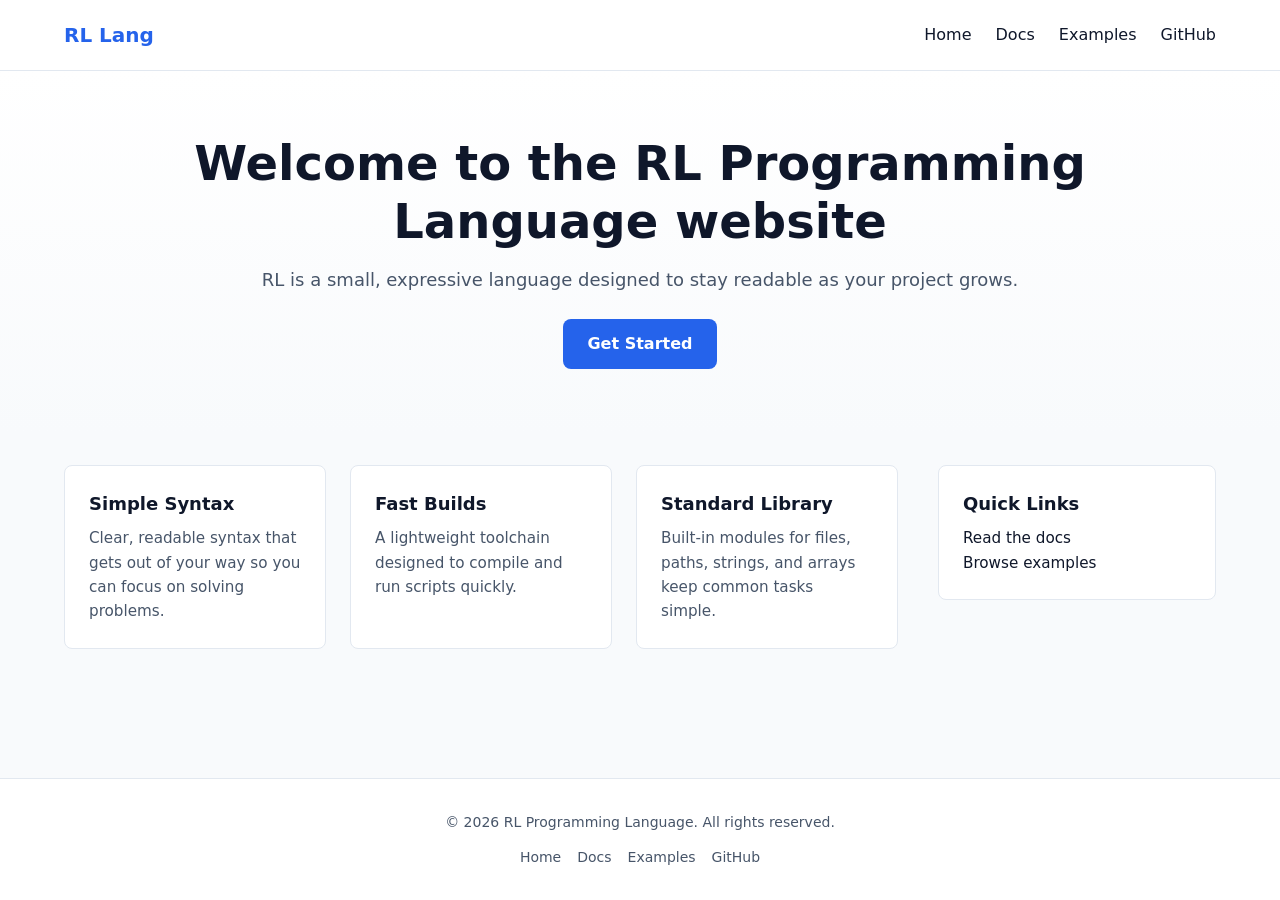
<file: web/index.html>
<!DOCTYPE html>
<html lang="en" dir="ltr">
	<!-- HEAD -->
	<head>
		<meta charset="utf-8" />
		<meta name="viewport" content="width=device-width, initial-scale=1" />

		<title>RL Programming Language</title>

		<meta name="description" content="RL is a small, expressive language for scripting build tools and generating static sites." />

		<link rel="stylesheet" href="css/style.css" />

		<meta property="og:title" content="RL Programming Language" />
		<meta property="og:type" content="website" />
		<meta property="og:url" content="https://example.com" />
		<meta property="og:image" content="https://example.com/og-image.png" />
		<meta property="og:image:alt" content="Preview screenshot of My Awesome Website user interface." />

		<link rel="icon" href="/favicon.ico" sizes="any" />
		<link rel="icon" href="/icon.svg" type="image/svg+xml" />
		<link rel="apple-touch-icon" href="icon.png" />
		<link rel="manifest" href="site.webmanifest" />
		<meta name="theme-color" content="#fafafa" />

		<script src="js/rl-highlight.js" defer></script>
	</head>
	<!-- END HEAD -->

	<!-- BODY -->
	<body>
	<div class="site-wrapper">
	<header class="site-header">
		<div class="container">
			<nav class="nav-container">
				<a href="index.html" class="logo">RL Lang</a>
				<input type="checkbox" id="nav-toggle" class="nav-toggle-input" />
				<label for="nav-toggle" class="nav-toggle" aria-label="Toggle navigation">
					<span></span><span></span><span></span>
				</label>
				<ul class="nav-menu">
					<li><a href="index.html" class="nav-link">Home</a></li>
					<li><a href="docs.html" class="nav-link">Docs</a></li>
					<li><a href="examples.html" class="nav-link">Examples</a></li>
					<li><a href="https://github.com/rl-lang/rl-lang" class="nav-link">GitHub</a></li>
				</ul>
			</nav>
		</div>
	</header>
	<section class="hero">
		<div class="container">
			<h1>Welcome to the RL Programming Language website</h1>
			<p>RL is a small, expressive language designed to stay readable as your project grows.</p>
			<a href="docs.html" class="btn">Get Started</a>
		</div>
	</section>
	<main class="main-layout">
		<div class="container">
			<section id="features" class="card-grid">
				<div class="card">
					<h2>Simple Syntax</h2>
					<p>Clear, readable syntax that gets out of your way so you can focus on solving problems.</p>
				</div>
				<div class="card">
					<h2>Fast Builds</h2>
					<p>A lightweight toolchain designed to compile and run scripts quickly.</p>
				</div>
				<div class="card">
					<h2>Standard Library</h2>
					<p>Built-in modules for files, paths, strings, and arrays keep common tasks simple.</p>
				</div>
			</section>
			<aside>
				<div class="card">
					<h2>Quick Links</h2>
					<p><a href="docs.html" class="nav-link">Read the docs</a></p>
					<p><a href="examples.html" class="nav-link">Browse examples</a></p>
				</div>
			</aside>
		</div>
	</main>
	<footer class="site-footer">
		<div class="container">
			<p>&copy; 2026 RL Programming Language. All rights reserved.</p>
			<ul class="footer-links">
				<li><a href="index.html">Home</a></li>
				<li><a href="docs.html">Docs</a></li>
				<li><a href="examples.html">Examples</a></li>
				<li><a href="https://github.com">GitHub</a></li>
			</ul>
		</div>
	</footer>
	</div>
	</body>
	<!-- END BODY -->
</html>
</file>
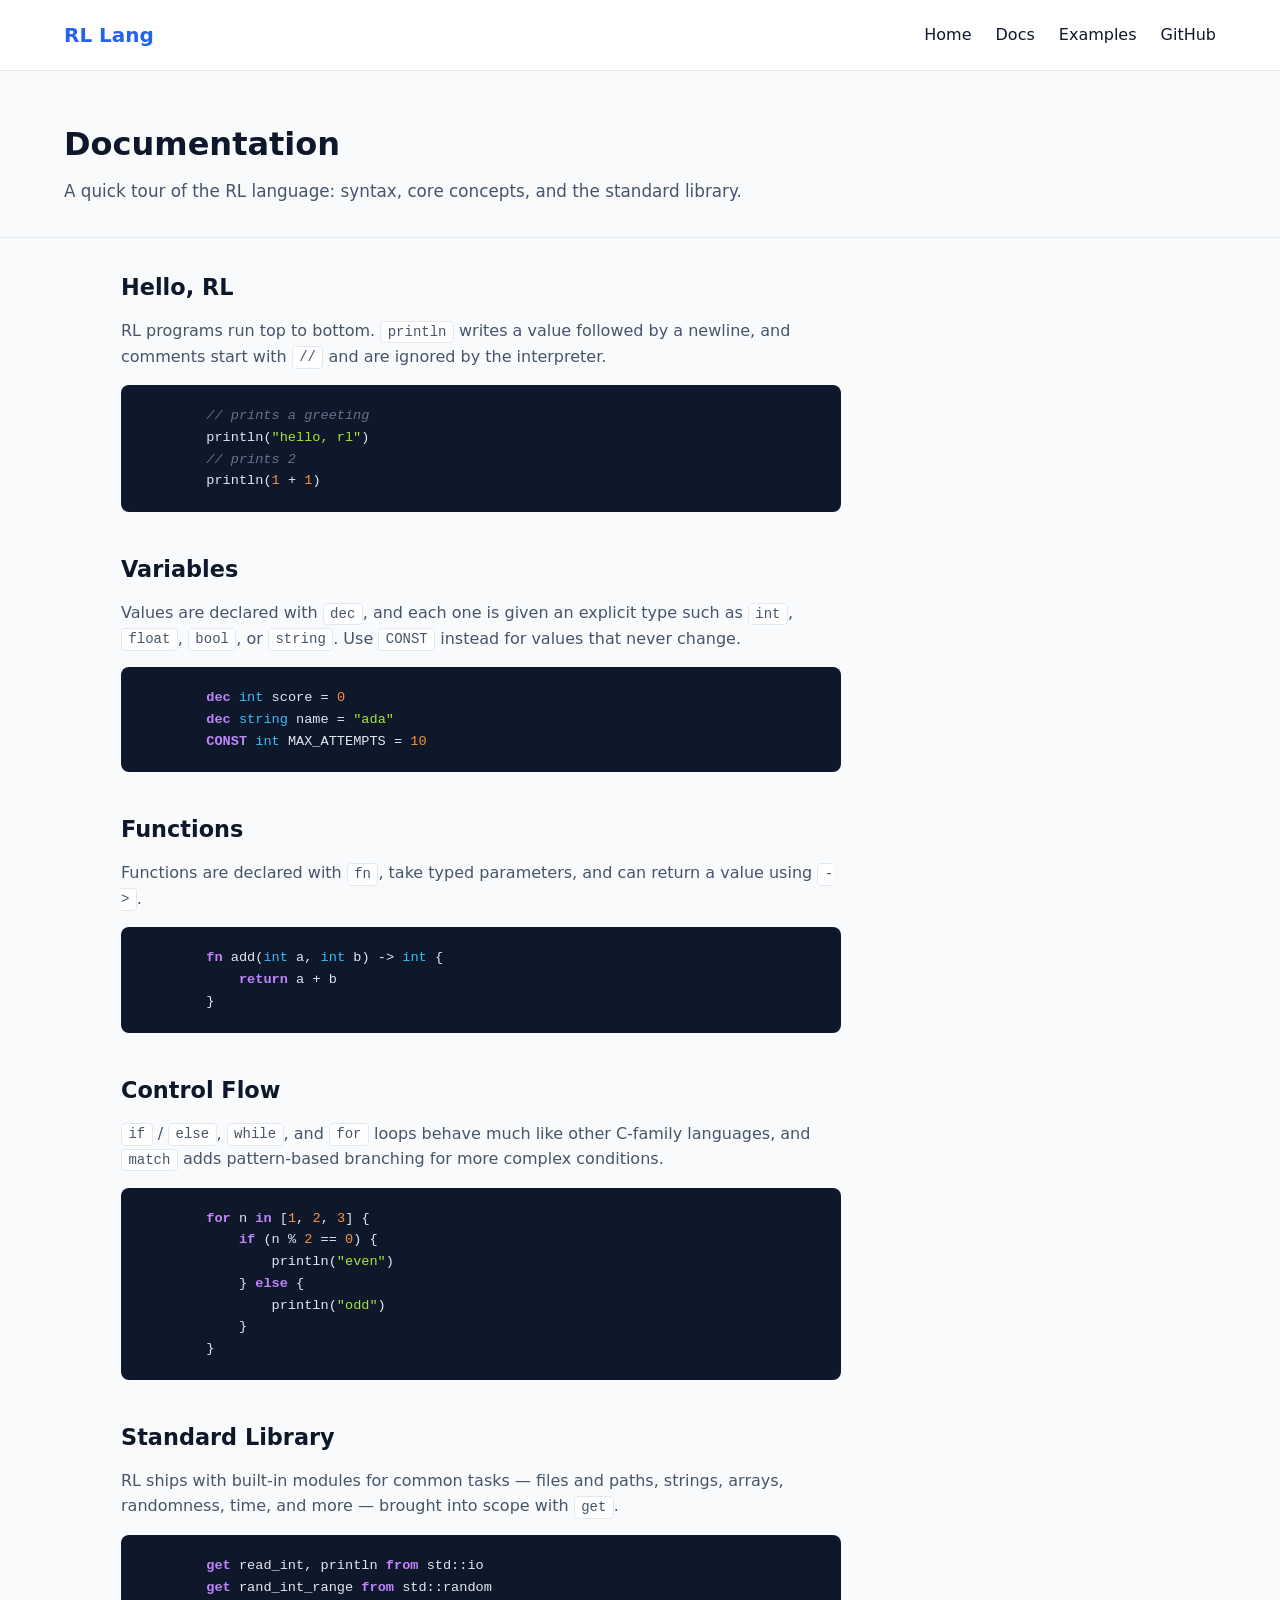
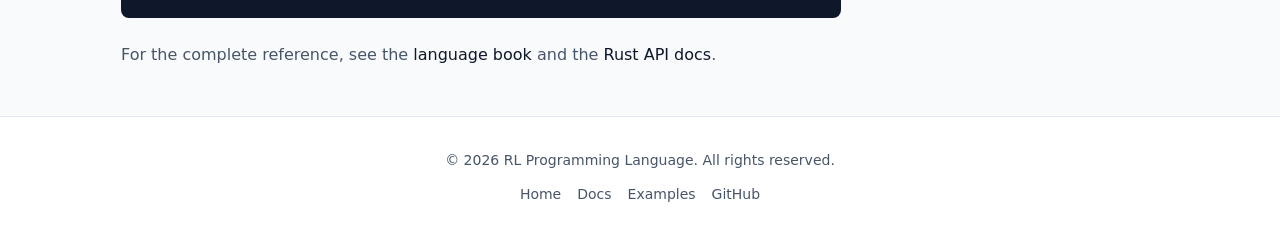
<file: web/docs.html>
<!DOCTYPE html>
<html lang="en" dir="ltr">
	<!-- HEAD -->
	<head>
		<meta charset="utf-8" />
		<meta name="viewport" content="width=device-width, initial-scale=1" />

		<title>Docs - RL Programming Language</title>

		<meta name="description" content="Syntax, core concepts, and the standard library for the RL programming language." />

		<link rel="stylesheet" href="css/style.css" />

		<meta property="og:title" content="Docs - RL Programming Language" />
		<meta property="og:type" content="website" />
		<meta property="og:url" content="https://example.com" />
		<meta property="og:image" content="https://example.com/og-image.png" />
		<meta property="og:image:alt" content="Preview screenshot of My Awesome Website user interface." />

		<link rel="icon" href="/favicon.ico" sizes="any" />
		<link rel="icon" href="/icon.svg" type="image/svg+xml" />
		<link rel="apple-touch-icon" href="icon.png" />
		<link rel="manifest" href="site.webmanifest" />
		<meta name="theme-color" content="#fafafa" />

		<script src="js/rl-highlight.js" defer></script>
	</head>
	<!-- END HEAD -->

	<!-- BODY -->
	<body>
	<div class="site-wrapper">
	<header class="site-header">
		<div class="container">
			<nav class="nav-container">
				<a href="index.html" class="logo">RL Lang</a>
				<input type="checkbox" id="nav-toggle" class="nav-toggle-input" />
				<label for="nav-toggle" class="nav-toggle" aria-label="Toggle navigation">
					<span></span><span></span><span></span>
				</label>
				<ul class="nav-menu">
					<li><a href="index.html" class="nav-link">Home</a></li>
					<li><a href="docs.html" class="nav-link">Docs</a></li>
					<li><a href="examples.html" class="nav-link">Examples</a></li>
					<li><a href="https://github.com/rl-lang/rl-lang" class="nav-link">GitHub</a></li>
				</ul>
			</nav>
		</div>
	</header>
	<section class="page-header">
		<div class="container">
			<h1>Documentation</h1>
			<p>A quick tour of the RL language: syntax, core concepts, and the standard library.</p>
		</div>
	</section>
	<main class="main-layout">
		<div class="container">
			<div class="prose">
				<h2>Hello, RL</h2>
				<p>RL programs run top to bottom. <code>println</code> writes a value followed by a newline, and comments start with <code>//</code> and are ignored by the interpreter.</p>
				<pre class="rl-code">
	// prints a greeting
	println("hello, rl")
	// prints 2
	println(1 + 1)</pre>

				<h2>Variables</h2>
				<p>Values are declared with <code>dec</code>, and each one is given an explicit type such as <code>int</code>, <code>float</code>, <code>bool</code>, or <code>string</code>. Use <code>CONST</code> instead for values that never change.</p>
				<pre class="rl-code">
	dec int score = 0
	dec string name = "ada"
	CONST int MAX_ATTEMPTS = 10</pre>

				<h2>Functions</h2>
				<p>Functions are declared with <code>fn</code>, take typed parameters, and can return a value using <code>-&gt;</code>.</p>
				<pre class="rl-code">
	fn add(int a, int b) -&gt; int {
	    return a + b
	}</pre>

				<h2>Control Flow</h2>
				<p><code>if</code> / <code>else</code>, <code>while</code>, and <code>for</code> loops behave much like other C-family languages, and <code>match</code> adds pattern-based branching for more complex conditions.</p>
				<pre class="rl-code">
	for n in [1, 2, 3] {
	    if (n % 2 == 0) {
	        println("even")
	    } else {
	        println("odd")
	    }
	}</pre>

				<h2>Standard Library</h2>
				<p>RL ships with built-in modules for common tasks &mdash; files and paths, strings, arrays, randomness, time, and more &mdash; brought into scope with <code>get</code>.</p>
				<pre class="rl-code">
	get read_int, println from std::io
	get rand_int_range from std::random</pre>

				<p>For the complete reference, see the <a href="https://rl-lang.github.io/the-book" class="nav-link">language book</a> and the <a href="https://rl-lang.github.io/rl-lang" class="nav-link">Rust API docs</a>.</p>
			</div>
		</div>
	</main>
	<footer class="site-footer">
		<div class="container">
			<p>&copy; 2026 RL Programming Language. All rights reserved.</p>
			<ul class="footer-links">
				<li><a href="index.html">Home</a></li>
				<li><a href="docs.html">Docs</a></li>
				<li><a href="examples.html">Examples</a></li>
				<li><a href="https://github.com">GitHub</a></li>
			</ul>
		</div>
	</footer>
	</div>
	</body>
	<!-- END BODY -->
</html>
</file>
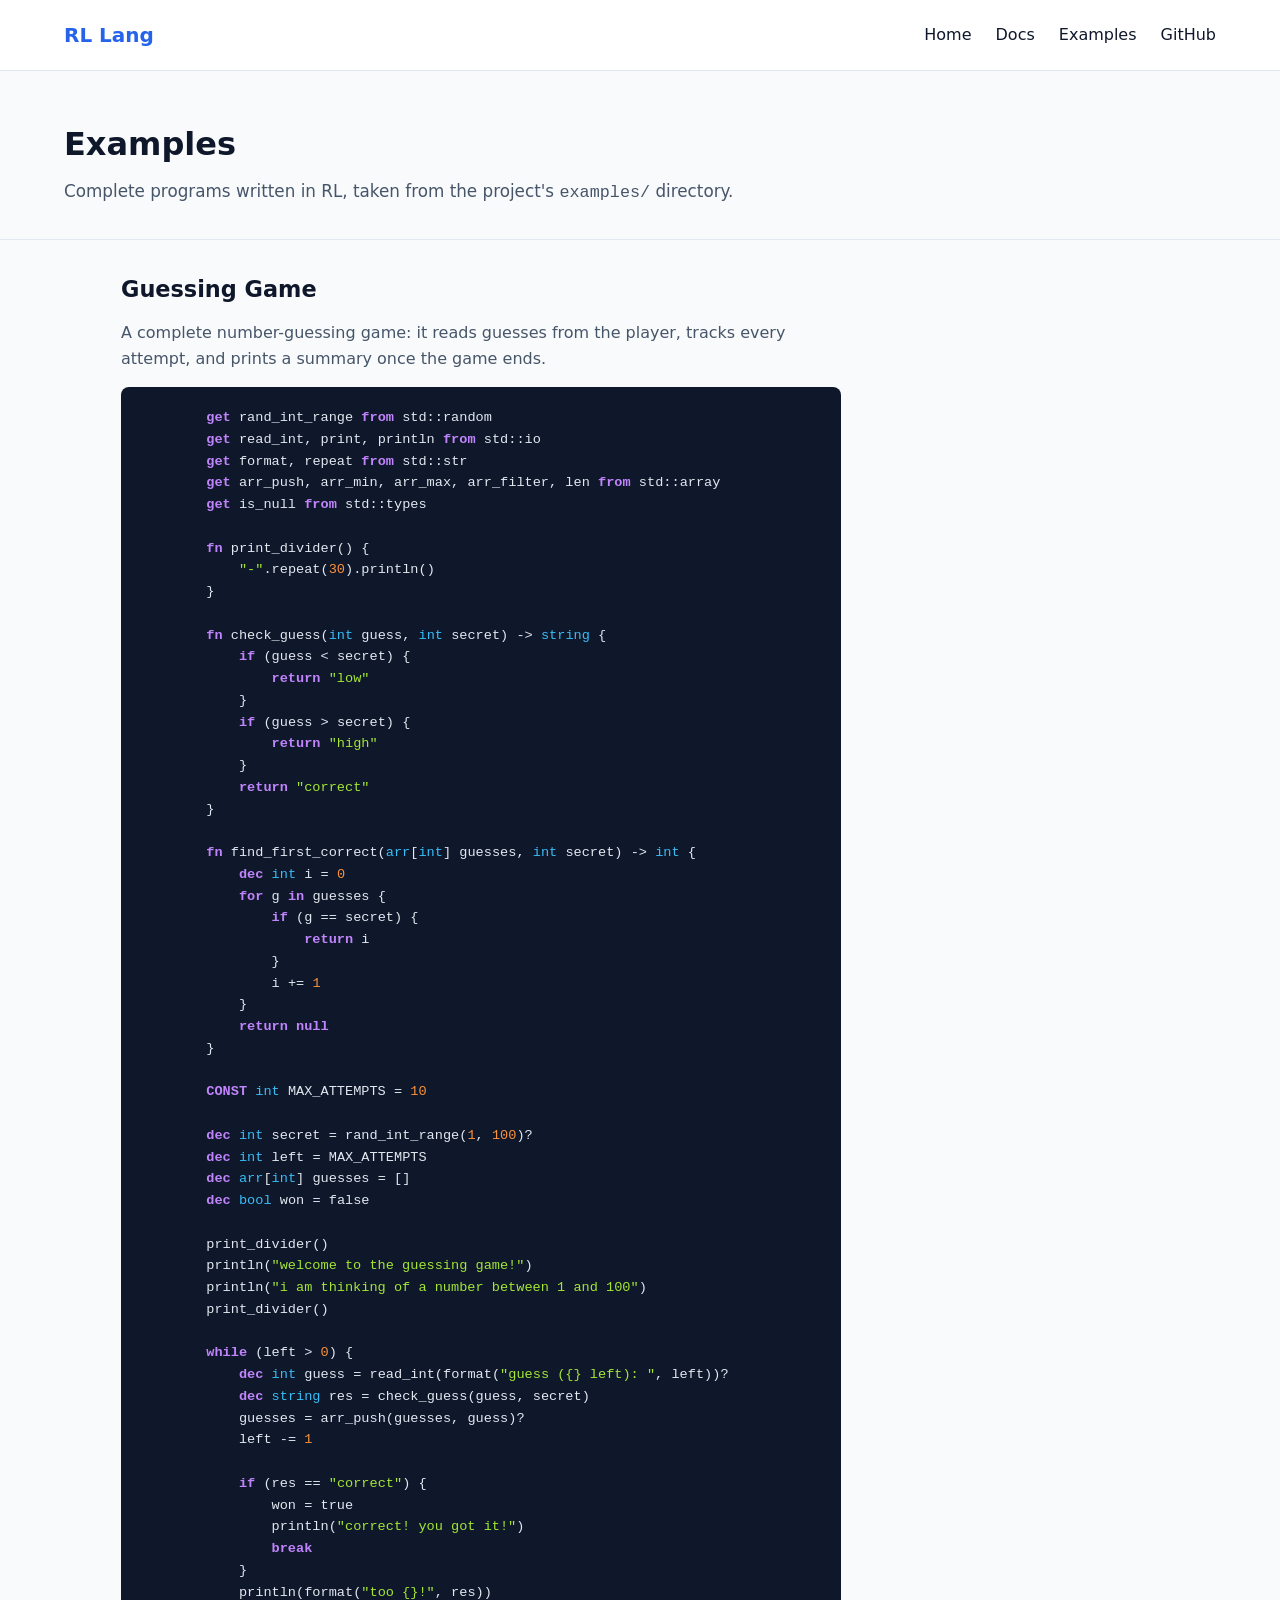
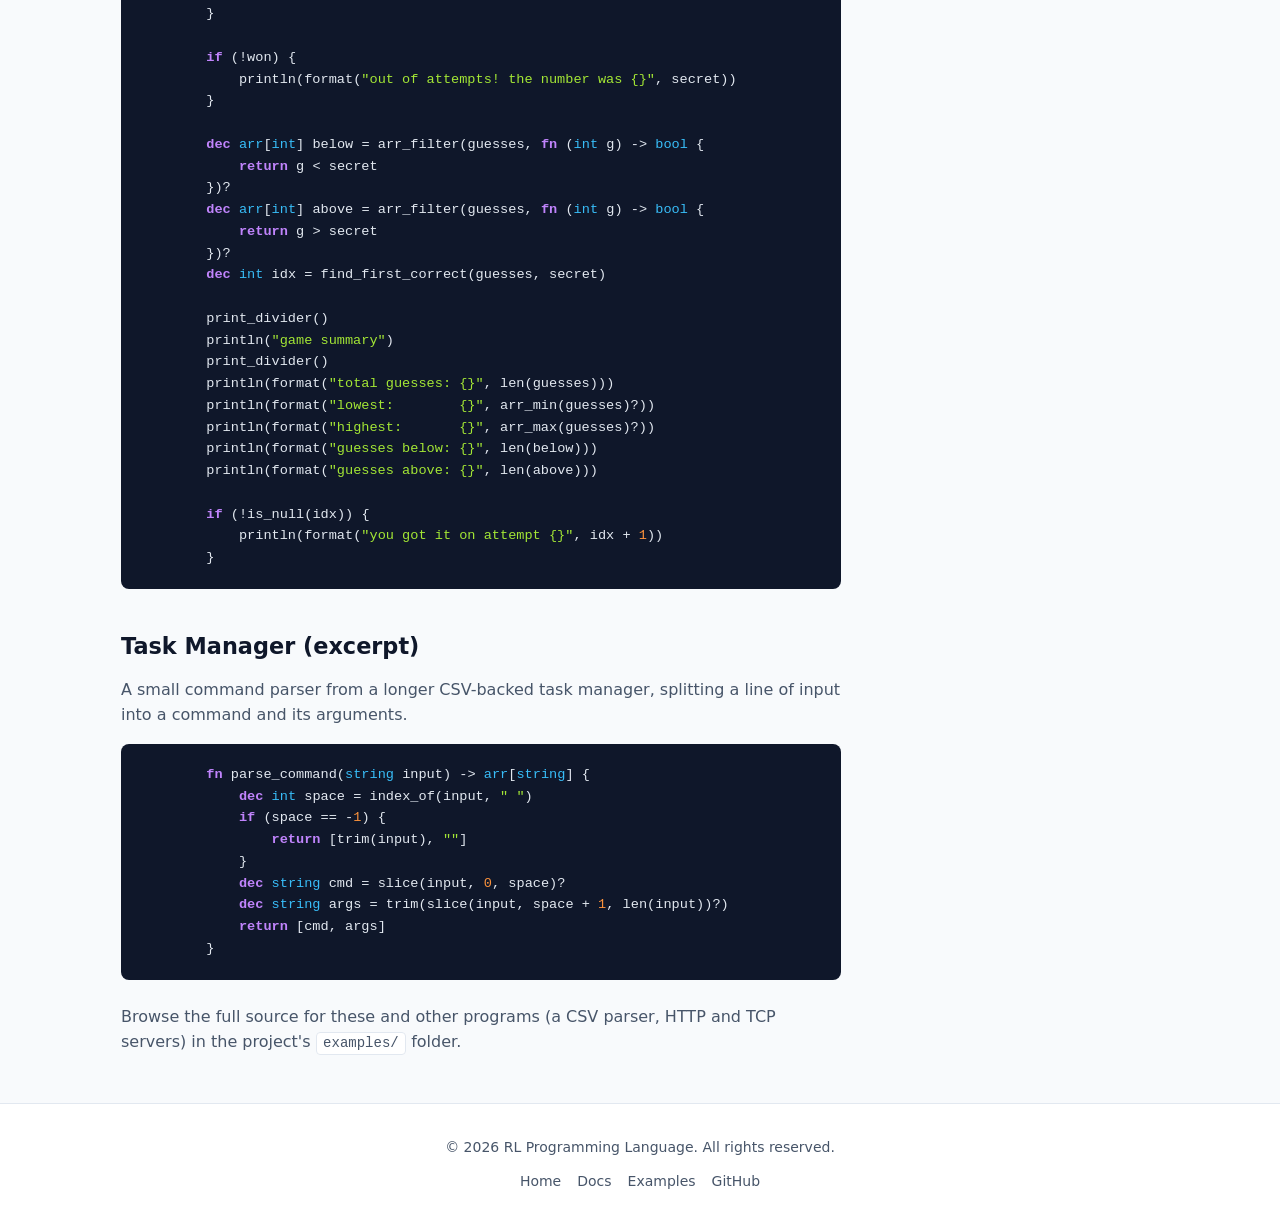
<file: web/examples.html>
<!DOCTYPE html>
<html lang="en" dir="ltr">
	<!-- HEAD -->
	<head>
		<meta charset="utf-8" />
		<meta name="viewport" content="width=device-width, initial-scale=1" />

		<title>Examples - RL Programming Language</title>

		<meta name="description" content="Complete example programs written in the RL programming language." />

		<link rel="stylesheet" href="css/style.css" />

		<meta property="og:title" content="Examples - RL Programming Language" />
		<meta property="og:type" content="website" />
		<meta property="og:url" content="https://example.com" />
		<meta property="og:image" content="https://example.com/og-image.png" />
		<meta property="og:image:alt" content="Preview screenshot of My Awesome Website user interface." />

		<link rel="icon" href="/favicon.ico" sizes="any" />
		<link rel="icon" href="/icon.svg" type="image/svg+xml" />
		<link rel="apple-touch-icon" href="icon.png" />
		<link rel="manifest" href="site.webmanifest" />
		<meta name="theme-color" content="#fafafa" />

		<script src="js/rl-highlight.js" defer></script>
	</head>
	<!-- END HEAD -->

	<!-- BODY -->
	<body>
	<div class="site-wrapper">
	<header class="site-header">
		<div class="container">
			<nav class="nav-container">
				<a href="index.html" class="logo">RL Lang</a>
				<input type="checkbox" id="nav-toggle" class="nav-toggle-input" />
				<label for="nav-toggle" class="nav-toggle" aria-label="Toggle navigation">
					<span></span><span></span><span></span>
				</label>
				<ul class="nav-menu">
					<li><a href="index.html" class="nav-link">Home</a></li>
					<li><a href="docs.html" class="nav-link">Docs</a></li>
					<li><a href="examples.html" class="nav-link">Examples</a></li>
					<li><a href="https://github.com/rl-lang/rl-lang" class="nav-link">GitHub</a></li>
				</ul>
			</nav>
		</div>
	</header>
	<section class="page-header">
		<div class="container">
			<h1>Examples</h1>
			<p>Complete programs written in RL, taken from the project's <code>examples/</code> directory.</p>
		</div>
	</section>
	<main class="main-layout">
		<div class="container">
			<div class="prose">
				<h2>Guessing Game</h2>
				<p>A complete number-guessing game: it reads guesses from the player, tracks every attempt, and prints a summary once the game ends.</p>
				<pre class="rl-code">
	get rand_int_range from std::random
	get read_int, print, println from std::io
	get format, repeat from std::str
	get arr_push, arr_min, arr_max, arr_filter, len from std::array
	get is_null from std::types

	fn print_divider() {
	    "-".repeat(30).println()
	}

	fn check_guess(int guess, int secret) -&gt; string {
	    if (guess &lt; secret) {
	        return "low"
	    }
	    if (guess &gt; secret) {
	        return "high"
	    }
	    return "correct"
	}

	fn find_first_correct(arr[int] guesses, int secret) -&gt; int {
	    dec int i = 0
	    for g in guesses {
	        if (g == secret) {
	            return i
	        }
	        i += 1
	    }
	    return null
	}

	CONST int MAX_ATTEMPTS = 10

	dec int secret = rand_int_range(1, 100)?
	dec int left = MAX_ATTEMPTS
	dec arr[int] guesses = []
	dec bool won = false

	print_divider()
	println("welcome to the guessing game!")
	println("i am thinking of a number between 1 and 100")
	print_divider()

	while (left &gt; 0) {
	    dec int guess = read_int(format("guess ({} left): ", left))?
	    dec string res = check_guess(guess, secret)
	    guesses = arr_push(guesses, guess)?
	    left -= 1

	    if (res == "correct") {
	        won = true
	        println("correct! you got it!")
	        break
	    }
	    println(format("too {}!", res))
	}

	if (!won) {
	    println(format("out of attempts! the number was {}", secret))
	}

	dec arr[int] below = arr_filter(guesses, fn (int g) -&gt; bool {
	    return g &lt; secret
	})?
	dec arr[int] above = arr_filter(guesses, fn (int g) -&gt; bool {
	    return g &gt; secret
	})?
	dec int idx = find_first_correct(guesses, secret)

	print_divider()
	println("game summary")
	print_divider()
	println(format("total guesses: {}", len(guesses)))
	println(format("lowest:        {}", arr_min(guesses)?))
	println(format("highest:       {}", arr_max(guesses)?))
	println(format("guesses below: {}", len(below)))
	println(format("guesses above: {}", len(above)))

	if (!is_null(idx)) {
	    println(format("you got it on attempt {}", idx + 1))
	}</pre>

				<h2>Task Manager (excerpt)</h2>
				<p>A small command parser from a longer CSV-backed task manager, splitting a line of input into a command and its arguments.</p>
				<pre class="rl-code">
	fn parse_command(string input) -&gt; arr[string] {
	    dec int space = index_of(input, " ")
	    if (space == -1) {
	        return [trim(input), ""]
	    }
	    dec string cmd = slice(input, 0, space)?
	    dec string args = trim(slice(input, space + 1, len(input))?)
	    return [cmd, args]
	}</pre>

				<p>Browse the full source for these and other programs (a CSV parser, HTTP and TCP servers) in the project's <code>examples/</code> folder.</p>
			</div>
		</div>
	</main>
	<footer class="site-footer">
		<div class="container">
			<p>&copy; 2026 RL Programming Language. All rights reserved.</p>
			<ul class="footer-links">
				<li><a href="index.html">Home</a></li>
				<li><a href="docs.html">Docs</a></li>
				<li><a href="examples.html">Examples</a></li>
				<li><a href="https://github.com">GitHub</a></li>
			</ul>
		</div>
	</footer>
	</div>
	</body>
	<!-- END BODY -->
</html>
</file>
<file: web/css/style.css>
/* ==========================================================================
   1. DESIGN SYSTEM & CSS VARIABLES
   ========================================================================== */
:root {
  /* Colors */
  --bg-primary: #f8fafc;
  --bg-secondary: #ffffff;
  --text-primary: #0f172a;
  --text-secondary: #475569;
  --accent: #2563eb;
  --accent-hover: #1d4ed8;
  --border-color: #e2e8f0;

  /* Layout & Spacing */
  --max-width: 1200px;
  --header-height: 70px;
  --radius: 8px;
  --transition: all 0.2s ease-in-out;
}

/* System-based Dark Mode */
@media (prefers-color-scheme: dark) {
  :root {
    --bg-primary: #0f172a;
    --bg-secondary: #1e293b;
    --text-primary: #f8fafc;
    --text-secondary: #94a3b8;
    --accent: #3b82f6;
    --accent-hover: #60a5fa;
    --border-color: #334155;
  }
}

/* ==========================================================================
   2. CSS RESET
   ========================================================================== */
*, *::before, *::after {
  box-sizing: border-box;
  margin: 0;
  padding: 0;
}

html {
  scroll-behavior: smooth;
}

body {
  font-family: system-ui, -apple-system, BlinkMacSystemFont, 'Segoe UI', Roboto, sans-serif;
  background-color: var(--bg-primary);
  color: var(--text-primary);
  line-height: 1.6;
  -webkit-font-smoothing: antialiased;
}

img, svg {
  display: block;
  max-width: 100%;
  height: auto;
}

/* ==========================================================================
   3. MOBILE-FIRST BASE LAYOUT (Stacked by default)
   ========================================================================== */
.site-wrapper {
  display: flex;
  flex-direction: column;
  min-height: 100vh;
}

.container {
  width: 100%;
  max-width: var(--max-width);
  margin-left: auto;
  margin-right: auto;
  padding-left: 1.5rem;
  padding-right: 1.5rem;
}

/* Header & Navigation */
.site-header {
  background-color: var(--bg-secondary);
  border-bottom: 1px solid var(--border-color);
  position: sticky;
  top: 0;
  z-index: 100;
}

.nav-container {
  position: relative;
  display: flex;
  align-items: center;
  justify-content: space-between;
  height: var(--header-height);
}

.logo {
  font-size: 1.25rem;
  font-weight: 700;
  text-decoration: none;
  color: var(--accent);
}

/* Mobile nav toggle (checkbox hack, no JS required) */
.nav-toggle-input {
  display: none;
}

.nav-toggle {
  display: flex;
  flex-direction: column;
  justify-content: center;
  gap: 5px;
  width: 24px;
  height: 18px;
  cursor: pointer;
}

.nav-toggle span {
  display: block;
  height: 2px;
  width: 100%;
  background-color: var(--text-primary);
  border-radius: 2px;
  transition: var(--transition);
}

.nav-toggle-input:checked ~ .nav-toggle span:nth-child(1) {
  transform: translateY(7px) rotate(45deg);
}

.nav-toggle-input:checked ~ .nav-toggle span:nth-child(2) {
  opacity: 0;
}

.nav-toggle-input:checked ~ .nav-toggle span:nth-child(3) {
  transform: translateY(-7px) rotate(-45deg);
}

.nav-menu {
  display: none;
  position: absolute;
  top: var(--header-height);
  left: 0;
  right: 0;
  flex-direction: column;
  gap: 0;
  list-style: none;
  background-color: var(--bg-secondary);
  border-bottom: 1px solid var(--border-color);
  padding: 0.5rem 1.5rem 1rem;
}

.nav-menu li {
  padding: 0.5rem 0;
}

.nav-toggle-input:checked ~ .nav-menu {
  display: flex;
}

/* Hero Section */
.hero {
  padding: 4rem 0;
  text-align: center;
  background: linear-gradient(180deg, var(--bg-secondary) 0%, var(--bg-primary) 100%);
}

.hero h1 {
  font-size: 2.25rem;
  line-height: 1.2;
  margin-bottom: 1rem;
}

.hero p {
  font-size: 1.125rem;
  color: var(--text-secondary);
  margin-bottom: 1.5rem;
}

/* Main Content Area & Sidebar Stack */
.main-layout {
  padding: 2rem 0;
}

.main-layout .container {
  display: flex;
  flex-direction: column;
  gap: 2rem;
}

/* Card Component */
.card-grid {
  display: grid;
  grid-template-columns: 1fr;
  gap: 1.5rem;
}

.card {
  position: relative;
  overflow: hidden;
  background-color: var(--bg-secondary);
  border: 1px solid var(--border-color);
  border-radius: var(--radius);
  padding: 1.5rem;
  transition: var(--transition);
}

.card::before {
  content: "";
  position: absolute;
  top: 0;
  left: 0;
  right: 0;
  height: 3px;
  background-color: var(--accent);
  transform: scaleX(0);
  transform-origin: left;
  transition: var(--transition);
}

.card:hover {
  transform: translateY(-2px);
  box-shadow: 0 4px 12px rgba(0, 0, 0, 0.05);
}

.card:hover::before {
  transform: scaleX(1);
}

.card h2 {
  font-size: 1.125rem;
  margin-bottom: 0.5rem;
}

.card p {
  color: var(--text-secondary);
  font-size: 0.95rem;
}

/* Footer */
.site-footer {
  background-color: var(--bg-secondary);
  border-top: 1px solid var(--border-color);
  padding: 2rem 0;
  margin-top: auto;
  text-align: center;
  font-size: 0.875rem;
  color: var(--text-secondary);
}

.site-footer .container {
  display: flex;
  flex-direction: column;
  align-items: center;
  gap: 0.75rem;
}

.footer-links {
  display: flex;
  gap: 1rem;
  list-style: none;
}

.footer-links a {
  color: var(--text-secondary);
  text-decoration: none;
  transition: var(--transition);
}

.footer-links a:hover {
  color: var(--accent);
}

/* Buttons */
.btn {
  display: inline-flex;
  align-items: center;
  justify-content: center;
  padding: 0.75rem 1.5rem;
  font-weight: 600;
  border-radius: var(--radius);
  border: none;
  cursor: pointer;
  text-decoration: none;
  transition: var(--transition);
  background-color: var(--accent);
  color: #ffffff;
}

.btn:hover {
  background-color: var(--accent-hover);
}

.btn-secondary {
  background-color: transparent;
  color: var(--accent);
  border: 1px solid var(--accent);
}

.btn-secondary:hover {
  background-color: var(--accent);
  color: #ffffff;
}

/* Accessibility: visible focus states */
a:focus-visible,
button:focus-visible,
.nav-toggle:focus-visible {
  outline: 2px solid var(--accent);
  outline-offset: 2px;
}

/* Sub-page header (docs, examples, etc.) */
.page-header {
  padding: 3rem 0 2rem;
  border-bottom: 1px solid var(--border-color);
}

.page-header h1 {
  font-size: 2rem;
  margin-bottom: 0.5rem;
}

.page-header p {
  color: var(--text-secondary);
  font-size: 1.05rem;
}

/* Long-form prose content (docs, examples) */
.prose {
  max-width: 720px;
  margin: 0 auto;
}

.prose h2 {
  font-size: 1.4rem;
  margin-top: 2.5rem;
  margin-bottom: 0.75rem;
}

.prose h2:first-child {
  margin-top: 0;
}

.prose p {
  color: var(--text-secondary);
  margin-bottom: 1rem;
}

.prose code {
  background-color: var(--bg-secondary);
  border: 1px solid var(--border-color);
  padding: 0.15rem 0.4rem;
  border-radius: 4px;
  font-size: 0.875em;
  font-family: ui-monospace, SFMono-Regular, Menlo, Consolas, monospace;
}

/* RL syntax-highlighted code blocks (see rl-highlight.js) */
pre.rl-code {
  background-color: #0f172a;
  color: #e2e8f0;
  padding: 1.25rem;
  border-radius: var(--radius);
  overflow-x: auto;
  font-family: ui-monospace, SFMono-Regular, Menlo, Consolas, monospace;
  font-size: 0.85rem;
  line-height: 1.6;
  margin: 0 0 1.5rem;
}

.rl-kw {
  color: #c084fc;
  font-weight: 600;
}

.rl-type {
  color: #38bdf8;
}

.rl-string,
.rl-char {
  color: #a3e635;
}

.rl-number {
  color: #fb923c;
}

.rl-comment {
  color: #64748b;
  font-style: italic;
}

/* ==========================================================================
   4. DESKTOP & TABLET MEDIA QUERIES
   ========================================================================== */

/* Tablet & Smaller Desktops (768px and up) */
@media (min-width: 768px) {
  .hero h1 {
    font-size: 3rem;
  }

  .nav-toggle {
    display: none;
  }

  .nav-menu {
    display: flex;
    position: static;
    flex-direction: row;
    gap: 1.5rem;
    list-style: none;
    background: none;
    border: none;
    padding: 0;
  }

  .nav-menu li {
    padding: 0;
  }

  .nav-link {
    text-decoration: none;
    color: var(--text-primary);
    font-weight: 500;
    transition: var(--transition);
  }

  .nav-link:hover {
    color: var(--accent);
  }

  .card-grid {
    grid-template-columns: repeat(2, 1fr);
  }
}

/* Desktop Screens (1024px and up) */
@media (min-width: 1024px) {
  .main-layout .container {
    display: grid;
    grid-template-columns: 3fr 1fr;
    gap: 2.5rem;
  }

  .card-grid {
    grid-template-columns: repeat(3, 1fr);
  }
}
</file>
